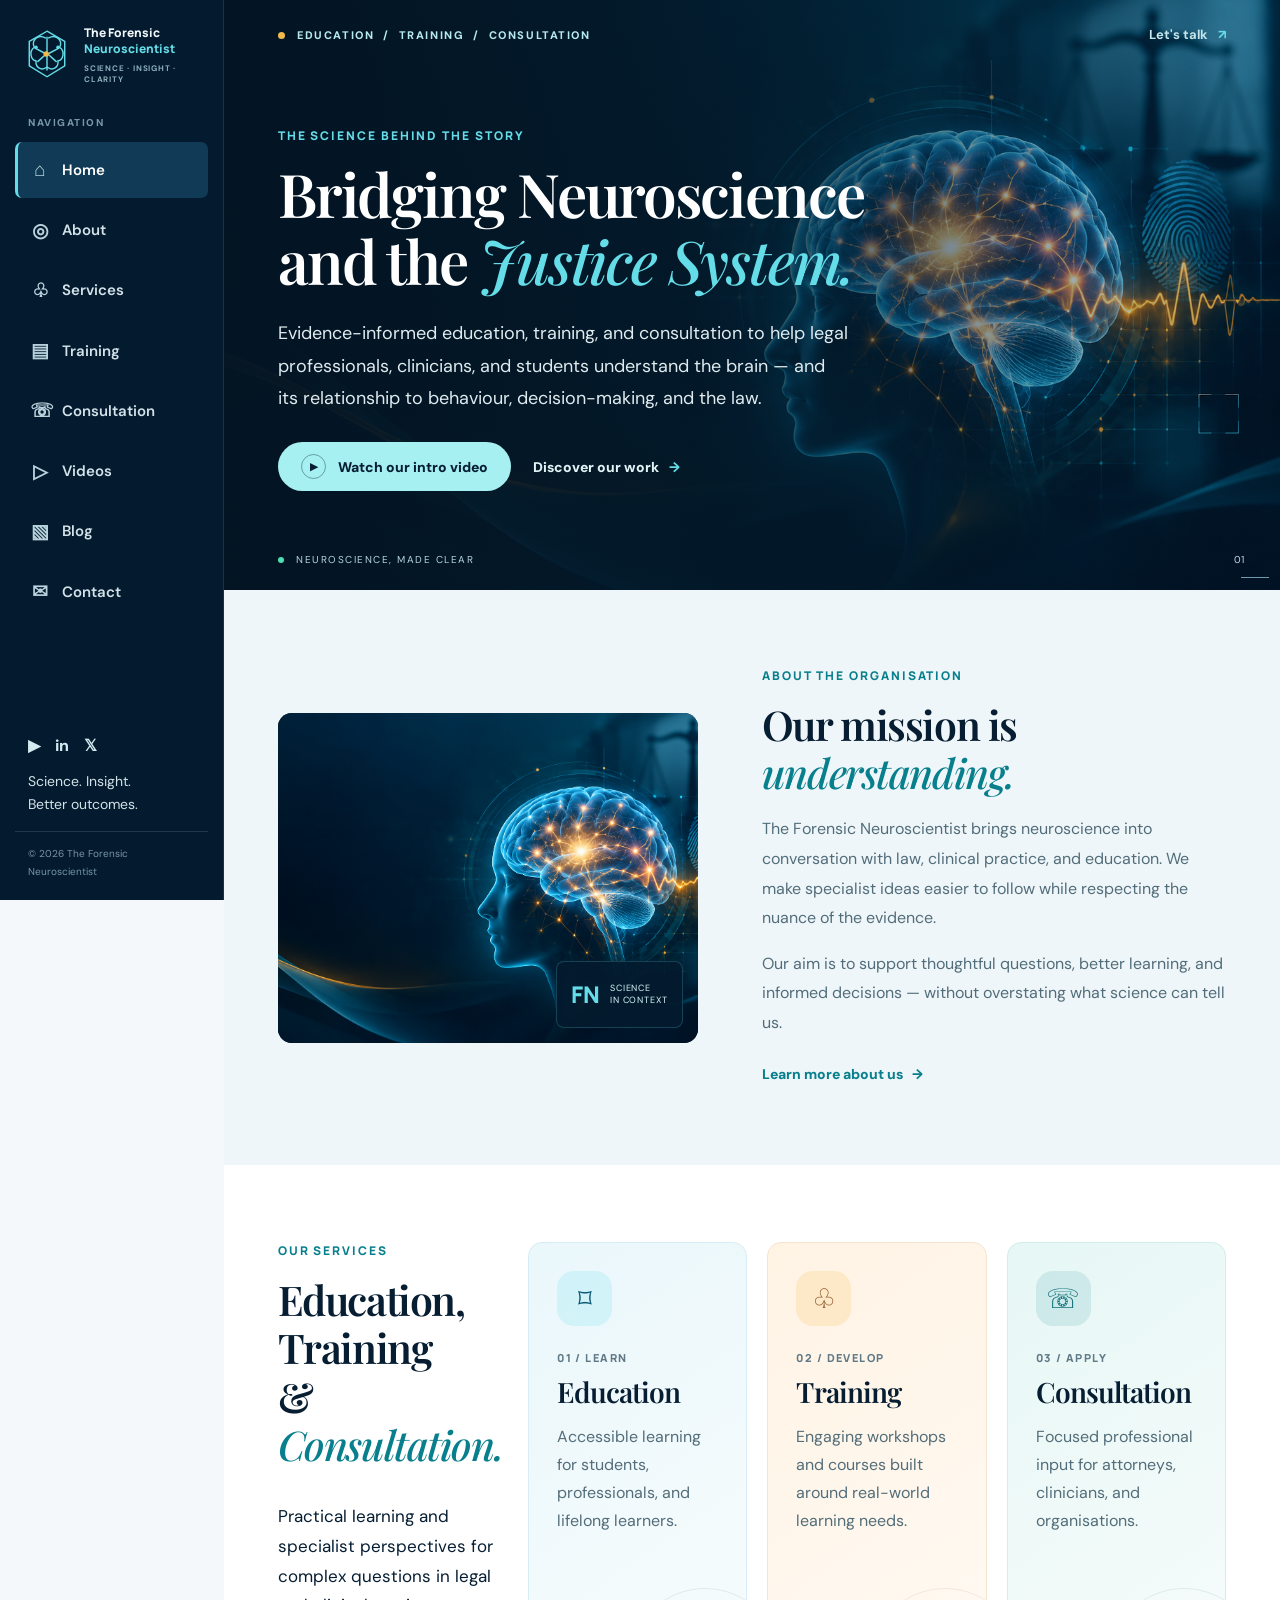
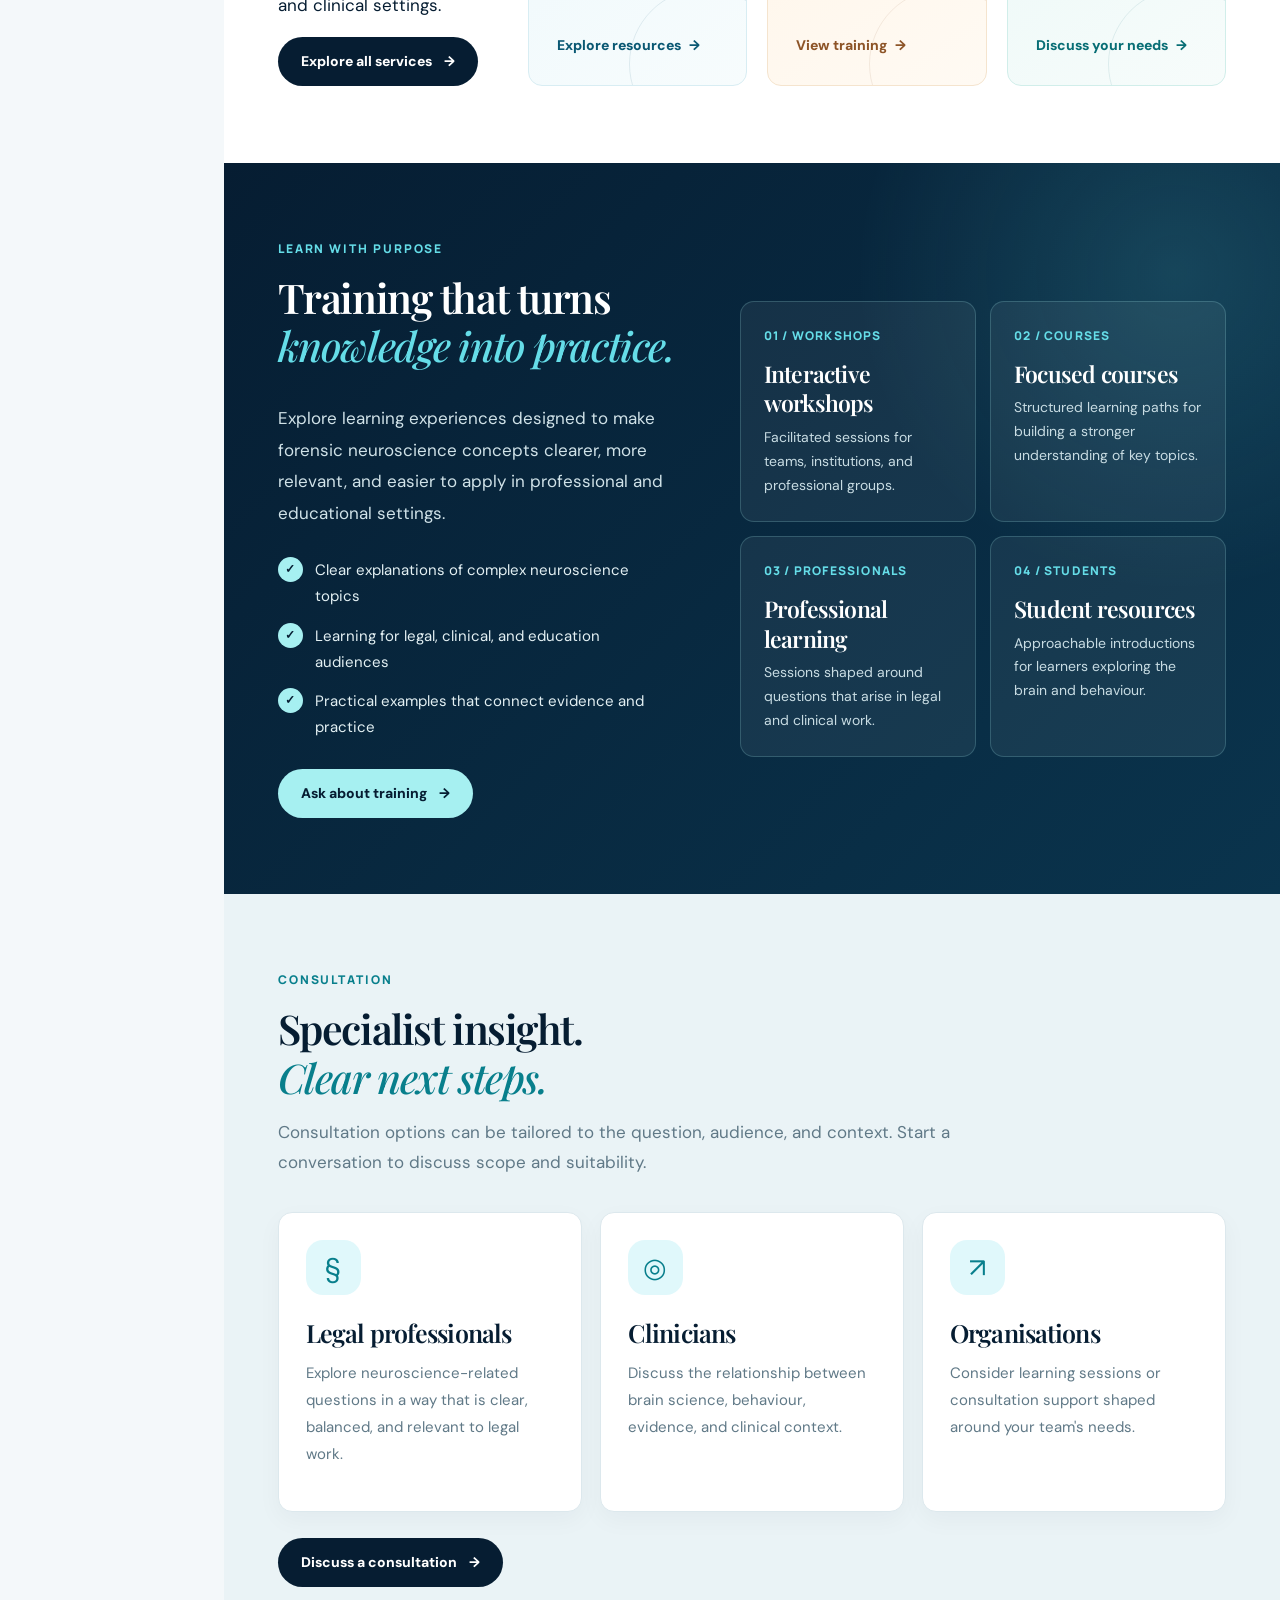
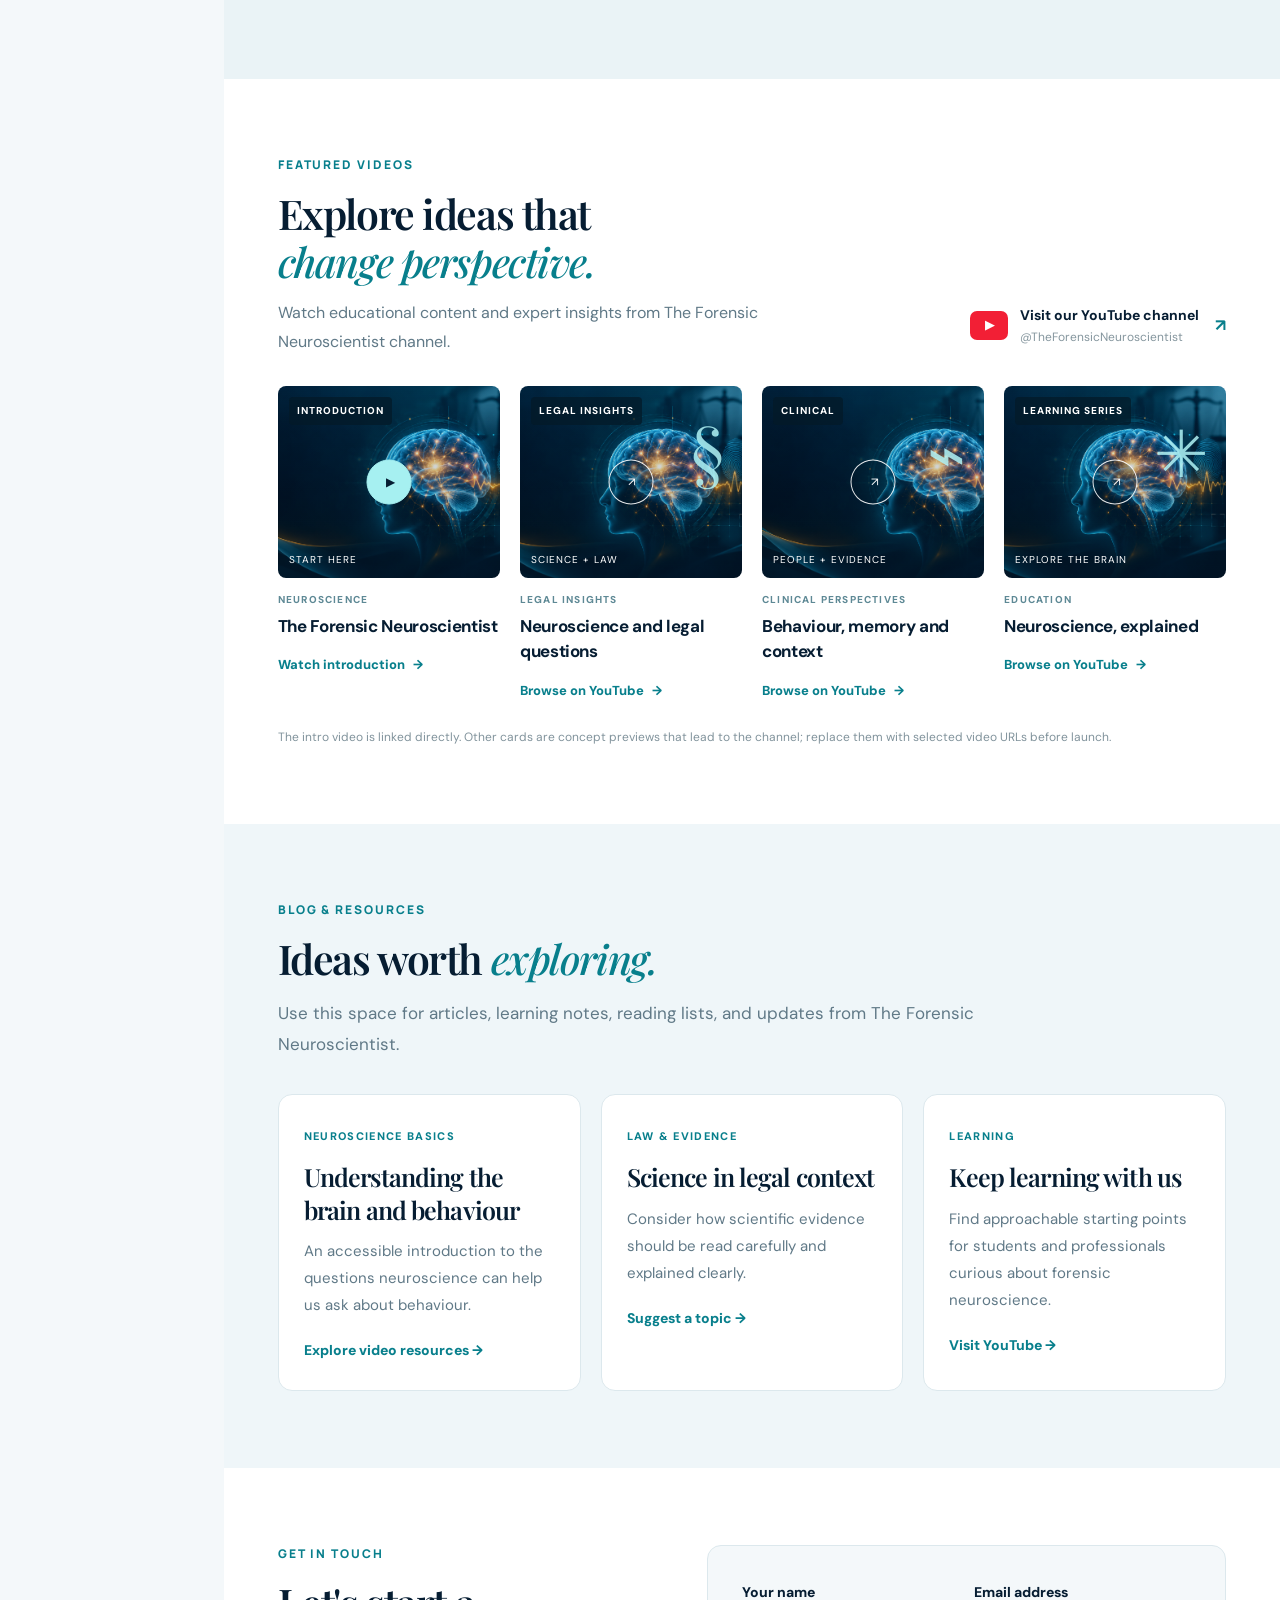
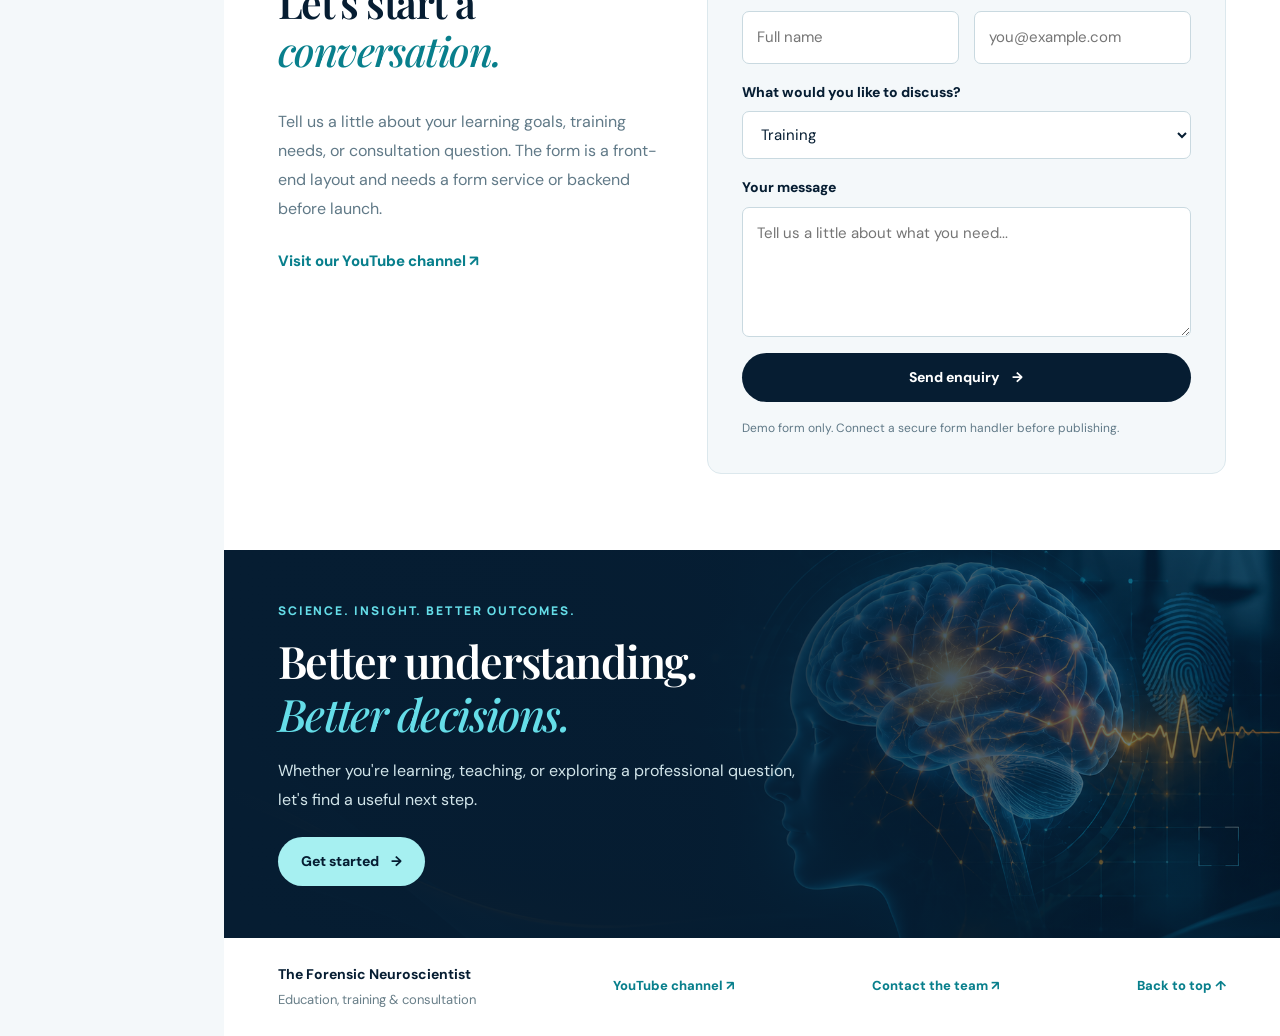
<file: index.html>
<!DOCTYPE html>
<html lang="en">
<head>
<meta charset="UTF-8"><meta name="viewport" content="width=device-width, initial-scale=1.0">
<meta name="description" content="The Forensic Neuroscientist — education, training and consultation connecting neuroscience and the justice system.">
<title>The Forensic Neuroscientist | Science. Insight. Better Outcomes.</title>
<link rel="preconnect" href="https://fonts.googleapis.com"><link rel="preconnect" href="https://fonts.gstatic.com" crossorigin>
<link href="https://fonts.googleapis.com/css2?family=DM+Sans:wght@400;500;600;700&family=Playfair+Display:ital,wght@0,500;0,600;0,700;1,500;1,600&family=Manrope:wght@500;600;700;800&display=swap" rel="stylesheet">
<link rel="stylesheet" href="style.css">
</head>
<body>
<button class="mobile-menu-toggle" id="menuToggle" aria-label="Open navigation" aria-expanded="false">☰</button>
<aside class="sidebar" id="sidebar">
  <a class="brand" href="#home" aria-label="The Forensic Neuroscientist home">
    <span class="brand-mark"><svg viewBox="0 0 64 64" role="img" aria-label="Neural brain logo"><path d="M32 5 53 17v29L32 59 11 46V17Z" fill="none" stroke="currentColor" stroke-width="1.7"/><path d="M30 13c-9-5-17 3-13 11-7 5-4 15 2 16-1 8 6 12 12 8M34 13c9-5 17 3 13 11 7 5 4 15-2 16 1 8-6 12-12 8M32 12v39M18 25l13 7-10 9M46 25l-13 7 10 9" fill="none" stroke="currentColor" stroke-width="1.7" stroke-linecap="round" stroke-linejoin="round"/><circle cx="31" cy="32" r="3.2" fill="#F2B84B"/><circle cx="19" cy="24" r="2" fill="#65DDE8"/><circle cx="45" cy="24" r="2" fill="#65DDE8"/></svg></span>
    <span class="brand-copy"><strong>The Forensic</strong><b>Neuroscientist</b><small>SCIENCE · INSIGHT · CLARITY</small></span>
  </a>
  <div class="side-label">NAVIGATION</div>
  <nav class="main-nav" aria-label="Main navigation">
    <a class="nav-link active" href="#home"><span>⌂</span>Home</a>
    <a class="nav-link" href="#about"><span>◎</span>About</a>
    <a class="nav-link" href="#services"><span>♧</span>Services</a>
    <a class="nav-link" href="#training"><span>▤</span>Training</a>
    <a class="nav-link" href="#consultation"><span>☏</span>Consultation</a>
    <a class="nav-link" href="#videos"><span>▷</span>Videos</a>
    <a class="nav-link" href="#blog"><span>▧</span>Blog</a>
    <a class="nav-link" href="#contact"><span>✉</span>Contact</a>
  </nav>
  <div class="sidebar-bottom"><div class="social-links"><a href="https://www.youtube.com/@TheForensicNeuroscientist" target="_blank" rel="noopener" aria-label="YouTube">▶</a><a href="https://www.youtube.com/@TheForensicNeuroscientist" target="_blank" rel="noopener" aria-label="LinkedIn">in</a><a href="https://www.youtube.com/@TheForensicNeuroscientist" target="_blank" rel="noopener" aria-label="X">𝕏</a></div><p>Science. Insight.<br>Better outcomes.</p><small>© 2026 The Forensic Neuroscientist</small></div>
</aside>
<main class="page" id="home">
  <section class="hero"><div class="hero-image"></div><div class="hero-overlay"></div>
    <header class="hero-top"><span><i></i> EDUCATION&nbsp; / &nbsp;TRAINING&nbsp; / &nbsp;CONSULTATION</span><a href="#contact">Let's talk <b>↗</b></a></header>
    <div class="hero-content"><p class="eyebrow">THE SCIENCE BEHIND THE STORY</p><h1>Bridging Neuroscience<br>and the <em>Justice System.</em></h1><p class="hero-lead">Evidence-informed education, training, and consultation to help legal professionals, clinicians, and students understand the brain — and its relationship to behaviour, decision-making, and the law.</p><div class="hero-actions"><button class="button button-aqua" id="openIntro"><span class="play-icon">▶</span> Watch our intro video</button><a class="hero-text-link" href="#services">Discover our work <span>→</span></a></div></div>
    <div class="hero-bottom-note"><span class="live-dot"></span> NEUROSCIENCE, MADE CLEAR <span class="hero-count">01 <i></i> 04</span></div>
  </section>

  <section class="about-section section" id="about"><div class="about-image-wrap"><img src="assets/forensic-neuroscience-hero.png" onerror="this.src='assets/forensic-neuroscience-hero.svg'" alt="Custom neural network artwork created for the forensic neuroscience brand"><div class="image-stamp"><span>FN</span><small>SCIENCE<br>IN CONTEXT</small></div></div><div class="about-copy"><p class="eyebrow dark">ABOUT THE ORGANISATION</p><h2>Our mission is<br><em>understanding.</em></h2><p>The Forensic Neuroscientist brings neuroscience into conversation with law, clinical practice, and education. We make specialist ideas easier to follow while respecting the nuance of the evidence.</p><p>Our aim is to support thoughtful questions, better learning, and informed decisions — without overstating what science can tell us.</p><a class="text-link" href="#contact">Learn more about us <span>→</span></a></div></section>

  <section class="services-section section" id="services">
    <div class="services-intro"><p class="eyebrow dark">OUR SERVICES</p><h2>Education, Training<br>&amp; <em>Consultation.</em></h2><p>Practical learning and specialist perspectives for complex questions in legal and clinical settings.</p><a class="button button-dark" href="#consultation">Explore all services <span>→</span></a></div>
    <article class="service-card service-blue"><span class="service-icon">⌑</span><p class="service-label">01 / LEARN</p><h3>Education</h3><p>Accessible learning for students, professionals, and lifelong learners.</p><a href="#videos">Explore resources <span>→</span></a></article>
    <article class="service-card service-gold" data-original-training-card="true"><span class="service-icon">♧</span><p class="service-label">02 / DEVELOP</p><h3>Training</h3><p>Engaging workshops and courses built around real-world learning needs.</p><a href="#contact">View training <span>→</span></a></article>
    <article class="service-card service-teal"><span class="service-icon">☏</span><p class="service-label">03 / APPLY</p><h3>Consultation</h3><p>Focused professional input for attorneys, clinicians, and organisations.</p><a href="#contact">Discuss your needs <span>→</span></a></article>
  </section>

  <section class="training-section section section-dark" id="training">
    <div class="training-layout">
      <div class="training-copy">
        <p class="eyebrow">LEARN WITH PURPOSE</p>
        <h2>Training that turns<br><em>knowledge into practice.</em></h2>
        <p>Explore learning experiences designed to make forensic neuroscience concepts clearer, more relevant, and easier to apply in professional and educational settings.</p>
        <ul class="training-benefits">
          <li><span>✓</span> Clear explanations of complex neuroscience topics</li>
          <li><span>✓</span> Learning for legal, clinical, and education audiences</li>
          <li><span>✓</span> Practical examples that connect evidence and practice</li>
        </ul>
        <a class="button button-aqua" href="#contact">Ask about training <span>→</span></a>
      </div>
      <div class="training-options">
        <article class="training-option"><span class="option-number">01 / WORKSHOPS</span><h3>Interactive workshops</h3><p>Facilitated sessions for teams, institutions, and professional groups.</p></article>
        <article class="training-option"><span class="option-number">02 / COURSES</span><h3>Focused courses</h3><p>Structured learning paths for building a stronger understanding of key topics.</p></article>
        <article class="training-option"><span class="option-number">03 / PROFESSIONALS</span><h3>Professional learning</h3><p>Sessions shaped around questions that arise in legal and clinical work.</p></article>
        <article class="training-option"><span class="option-number">04 / STUDENTS</span><h3>Student resources</h3><p>Approachable introductions for learners exploring the brain and behaviour.</p></article>
      </div>
    </div>
  </section>

  <section class="consultation-section section" id="consultation">
    <div class="section-intro">
      <p class="eyebrow">CONSULTATION</p>
      <h2>Specialist insight.<br><em>Clear next steps.</em></h2>
      <p>Consultation options can be tailored to the question, audience, and context. Start a conversation to discuss scope and suitability.</p>
    </div>
    <div class="consultation-grid">
      <article class="consultation-card"><span class="service-icon">§</span><h3>Legal professionals</h3><p>Explore neuroscience-related questions in a way that is clear, balanced, and relevant to legal work.</p></article>
      <article class="consultation-card"><span class="service-icon">◎</span><h3>Clinicians</h3><p>Discuss the relationship between brain science, behaviour, evidence, and clinical context.</p></article>
      <article class="consultation-card"><span class="service-icon">↗</span><h3>Organisations</h3><p>Consider learning sessions or consultation support shaped around your team's needs.</p></article>
    </div>
    <p style="margin-top:26px"><a class="button button-dark" href="#contact">Discuss a consultation <span>→</span></a></p>
  </section>

  <section class="video-section section" id="videos"><div class="video-heading"><div><p class="eyebrow dark">FEATURED VIDEOS</p><h2>Explore ideas that<br><em>change perspective.</em></h2><p class="section-description">Watch educational content and expert insights from The Forensic Neuroscientist channel.</p></div><a class="youtube-link" href="https://www.youtube.com/@TheForensicNeuroscientist" target="_blank" rel="noopener"><span class="youtube-icon">▶</span><span><b>Visit our YouTube channel</b><small>@TheForensicNeuroscientist</small></span><strong>↗</strong></a></div>
    <div class="video-grid">
      <article class="video-card"><button class="video-thumb thumb-brain" data-video="uGySNlWnPRk" aria-label="Play introduction video"><span class="thumb-chip">INTRODUCTION</span><span class="thumb-play">▶</span><small>START HERE</small></button><p class="video-category">NEUROSCIENCE</p><h3>The Forensic Neuroscientist</h3><button class="watch-link" data-video="uGySNlWnPRk">Watch introduction <span>→</span></button></article>
      <article class="video-card"><a class="video-thumb thumb-law" href="https://www.youtube.com/@TheForensicNeuroscientist" target="_blank" rel="noopener" aria-label="Browse legal insight videos"><span class="thumb-chip">LEGAL INSIGHTS</span><span class="visual-symbol">§</span><span class="thumb-play">↗</span><small>SCIENCE + LAW</small></a><p class="video-category">LEGAL INSIGHTS</p><h3>Neuroscience and legal questions</h3><a class="watch-link" href="https://www.youtube.com/@TheForensicNeuroscientist" target="_blank" rel="noopener">Browse on YouTube <span>→</span></a></article>
      <article class="video-card"><a class="video-thumb thumb-clinical" href="https://www.youtube.com/@TheForensicNeuroscientist" target="_blank" rel="noopener" aria-label="Browse clinical neuroscience videos"><span class="thumb-chip">CLINICAL</span><span class="visual-symbol">⌁</span><span class="thumb-play">↗</span><small>PEOPLE + EVIDENCE</small></a><p class="video-category">CLINICAL PERSPECTIVES</p><h3>Behaviour, memory and context</h3><a class="watch-link" href="https://www.youtube.com/@TheForensicNeuroscientist" target="_blank" rel="noopener">Browse on YouTube <span>→</span></a></article>
      <article class="video-card"><a class="video-thumb thumb-network" href="https://www.youtube.com/@TheForensicNeuroscientist" target="_blank" rel="noopener" aria-label="Browse educational neuroscience videos"><span class="thumb-chip">LEARNING SERIES</span><span class="visual-symbol">✳</span><span class="thumb-play">↗</span><small>EXPLORE THE BRAIN</small></a><p class="video-category">EDUCATION</p><h3>Neuroscience, explained</h3><a class="watch-link" href="https://www.youtube.com/@TheForensicNeuroscientist" target="_blank" rel="noopener">Browse on YouTube <span>→</span></a></article>
    </div><p class="video-disclaimer">The intro video is linked directly. Other cards are concept previews that lead to the channel; replace them with selected video URLs before launch.</p>
  </section>

  <section class="blog-section section" id="blog">
    <div class="section-intro">
      <p class="eyebrow">BLOG &amp; RESOURCES</p>
      <h2>Ideas worth <em>exploring.</em></h2>
      <p>Use this space for articles, learning notes, reading lists, and updates from The Forensic Neuroscientist.</p>
    </div>
    <div class="blog-grid">
      <article class="blog-card"><span class="blog-category">NEUROSCIENCE BASICS</span><h3>Understanding the brain and behaviour</h3><p>An accessible introduction to the questions neuroscience can help us ask about behaviour.</p><a href="#videos">Explore video resources →</a></article>
      <article class="blog-card"><span class="blog-category">LAW &amp; EVIDENCE</span><h3>Science in legal context</h3><p>Consider how scientific evidence should be read carefully and explained clearly.</p><a href="#contact">Suggest a topic →</a></article>
      <article class="blog-card"><span class="blog-category">LEARNING</span><h3>Keep learning with us</h3><p>Find approachable starting points for students and professionals curious about forensic neuroscience.</p><a href="https://www.youtube.com/@TheForensicNeuroscientist" target="_blank" rel="noopener">Visit YouTube →</a></article>
    </div>
  </section>

  <section class="contact-section section" id="contact">
    <div class="contact-layout">
      <div class="contact-copy">
        <p class="eyebrow">GET IN TOUCH</p>
        <h2>Let's start a <em>conversation.</em></h2>
        <p>Tell us a little about your learning goals, training needs, or consultation question. The form is a front-end layout and needs a form service or backend before launch.</p>
        <div class="contact-details">
          <a href="https://www.youtube.com/@TheForensicNeuroscientist" target="_blank" rel="noopener">Visit our YouTube channel ↗</a>
        </div>
      </div>
      <form class="contact-form" action="#" method="post" onsubmit="event.preventDefault(); alert('This demo form is not connected yet. Please connect a form handler before launch.');">
        <div class="form-row">
          <div class="form-field"><label for="contactName">Your name</label><input id="contactName" name="name" type="text" placeholder="Full name" required></div>
          <div class="form-field"><label for="contactEmail">Email address</label><input id="contactEmail" name="email" type="email" placeholder="you@example.com" required></div>
        </div>
        <div class="form-field"><label for="contactTopic">What would you like to discuss?</label><select id="contactTopic" name="topic"><option>Training</option><option>Consultation</option><option>Education and resources</option><option>Other enquiry</option></select></div>
        <div class="form-field"><label for="contactMessage">Your message</label><textarea id="contactMessage" name="message" placeholder="Tell us a little about what you need..." required></textarea></div>
        <button class="button button-dark" type="submit">Send enquiry <span>→</span></button>
        <p class="form-note">Demo form only. Connect a secure form handler before publishing.</p>
      </form>
    </div>
  </section>

  <section class="cta-section"><div class="cta-art"></div><div class="cta-content"><p class="eyebrow">SCIENCE. INSIGHT. BETTER OUTCOMES.</p><h2>Better understanding.<br><em>Better decisions.</em></h2><p>Whether you're learning, teaching, or exploring a professional question, let's find a useful next step.</p><a class="button button-aqua" href="#contact">Get started <span>→</span></a></div></section>

  
  
  
  
  
  <!-- TRAINING: Dedicated section for courses and workshops -->
  

  <!-- CONSULTATION: Explain audiences and invite a conversation -->
  

  
  <!-- BLOG / RESOURCES: editorial cards ready for future articles -->
  

  
  

  
  <footer class="footer" id="contact"><div><b>The Forensic Neuroscientist</b><span>Education, training &amp; consultation</span></div><a href="https://www.youtube.com/@TheForensicNeuroscientist" target="_blank" rel="noopener">YouTube channel ↗</a><a href="mailto:hello@theforensicneuroscientist.com">Contact the team ↗</a><a href="#home">Back to top ↑</a></footer>
</main>
<div class="video-modal" id="videoModal" aria-hidden="true" role="dialog" aria-modal="true" aria-label="The Forensic Neuroscientist video"><div class="modal-backdrop" id="closeBackdrop"></div><div class="modal-panel"><button class="modal-close" id="closeIntro" aria-label="Close video">×</button><div class="video-frame"><iframe id="introFrame" title="The Forensic Neuroscientist intro video" src="" allow="accelerometer; autoplay; clipboard-write; encrypted-media; gyroscope; picture-in-picture; web-share" referrerpolicy="strict-origin-when-cross-origin" allowfullscreen></iframe></div><p>The Forensic Neuroscientist — Introduction</p></div></div>
<script>
const menuToggle=document.getElementById('menuToggle'),sidebar=document.getElementById('sidebar');
menuToggle.addEventListener('click',()=>{const opened=sidebar.classList.toggle('is-open');menuToggle.setAttribute('aria-expanded',String(opened));menuToggle.textContent=opened?'×':'☰';});
document.querySelectorAll('.main-nav a').forEach(link=>link.addEventListener('click',()=>{sidebar.classList.remove('is-open');menuToggle.setAttribute('aria-expanded','false');menuToggle.textContent='☰';}));
const modal=document.getElementById('videoModal'),frame=document.getElementById('introFrame');
function openVideo(id){frame.src='https://www.youtube-nocookie.com/embed/'+id+'?autoplay=1&rel=0';modal.classList.add('is-visible');modal.setAttribute('aria-hidden','false');document.body.classList.add('modal-open');}
function closeVideo(){modal.classList.remove('is-visible');modal.setAttribute('aria-hidden','true');frame.src='';document.body.classList.remove('modal-open');}
document.getElementById('openIntro').addEventListener('click',()=>openVideo('uGySNlWnPRk'));
document.querySelectorAll('[data-video]').forEach(button=>button.addEventListener('click',()=>openVideo(button.dataset.video)));
document.getElementById('closeIntro').addEventListener('click',closeVideo);document.getElementById('closeBackdrop').addEventListener('click',closeVideo);
document.addEventListener('keydown',e=>{if(e.key==='Escape')closeVideo();});
</script>
</body></html>
</file>
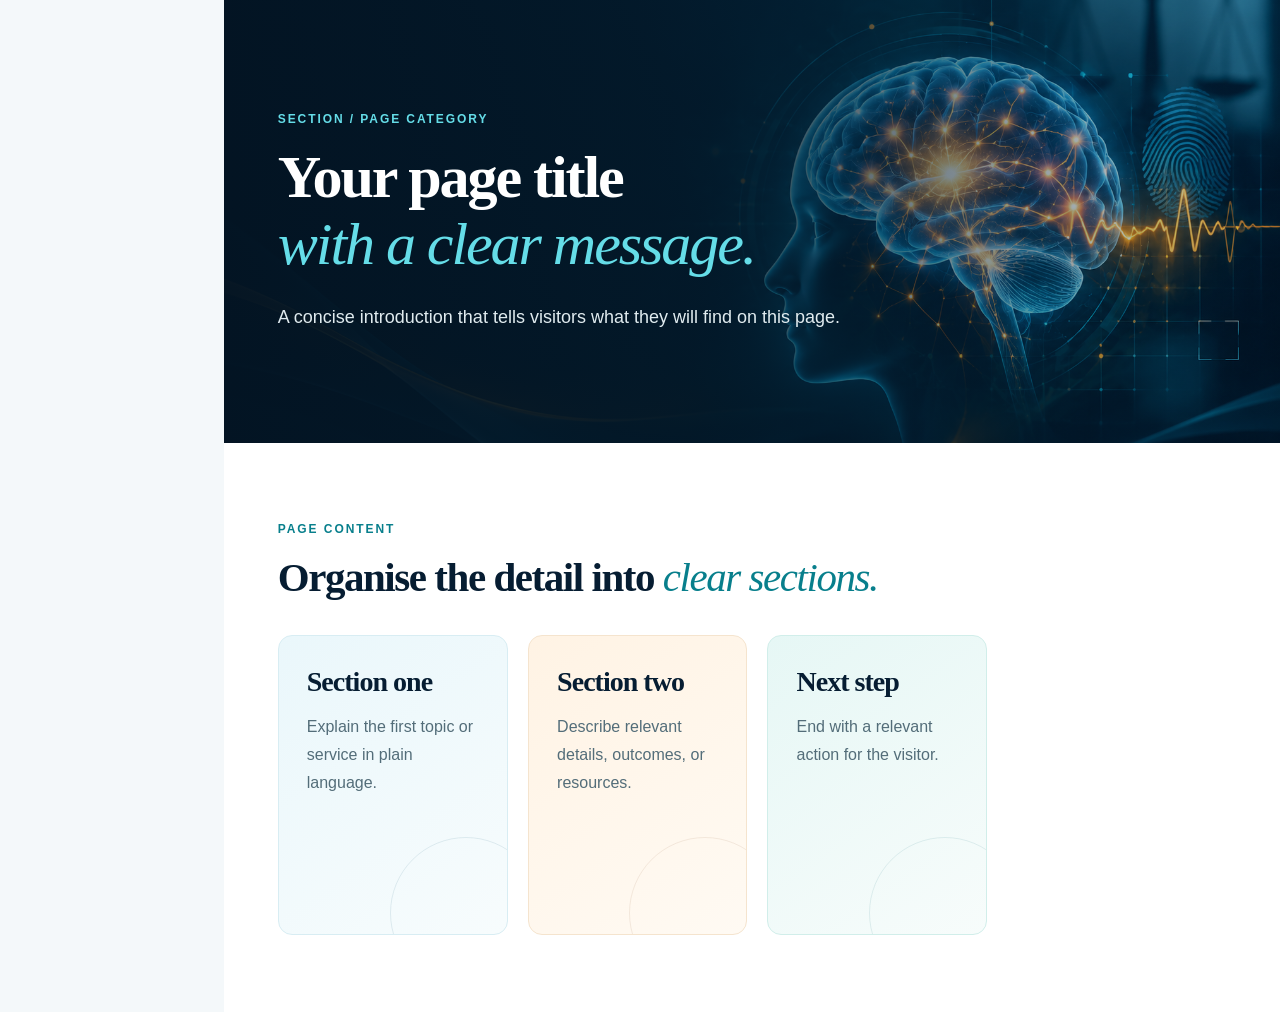
<file: internal-page-template.html>
<!doctype html>
<html lang="en"><head><meta charset="utf-8"><meta name="viewport" content="width=device-width,initial-scale=1"><title>Page Title | The Forensic Neuroscientist</title><link rel="stylesheet" href="style.css"></head>
<body>
<!-- Reuse the sidebar and footer from index.html for consistent navigation. -->
<main class="page">
<section class="hero" style="min-height:320px"><div class="hero-image"></div><div class="hero-overlay"></div><div class="hero-content"><p class="eyebrow">SECTION / PAGE CATEGORY</p><h1>Your page title<br><em>with a clear message.</em></h1><p class="hero-lead">A concise introduction that tells visitors what they will find on this page.</p></div></section>
<section class="section" style="background:#fff"><p class="eyebrow dark">PAGE CONTENT</p><h2>Organise the detail into <em>clear sections.</em></h2><div class="services-section" style="padding:0;margin-top:25px"><article class="service-card service-blue"><h3>Section one</h3><p>Explain the first topic or service in plain language.</p></article><article class="service-card service-gold"><h3>Section two</h3><p>Describe relevant details, outcomes, or resources.</p></article><article class="service-card service-teal"><h3>Next step</h3><p>End with a relevant action for the visitor.</p></article></div></section>
</main></body></html>
</file>
<file: style.css>
/* =========================================================
   THE FORENSIC NEUROSCIENTIST
   Main stylesheet — organised for easy future editing

   CONTENTS
   01. Brand tokens and typography
   02. Reset and base styles
   03. Sidebar and navigation
   04. Shared components
   05. Home / hero
   06. About
   07. Services
   08. Training
   09. Consultation
   10. Videos
   11. Blog / resources
   12. Contact
   13. CTA and footer
   14. Video modal
   15. Responsive layouts
   ========================================================= */


/* 01. BRAND TOKENS
   Change colours, fonts, widths and spacing here first. */
:root {
  --color-navy: #041B2F;
  --color-ink: #061D32;
  --color-blue: #0B3550;
  --color-teal: #087F8C;
  --color-cyan: #65DDE8;
  --color-aqua: #A6F0F1;
  --color-gold: #F2B84B;
  --color-paper: #F4F8FA;
  --color-white: #FFFFFF;
  --color-text: #203B4B;
  --color-muted: #607987;
  --color-border: #DCE8ED;

  --font-heading: "Playfair Display", Georgia, serif;
  --font-body: "DM Sans", Arial, sans-serif;
  --font-ui: "Manrope", "DM Sans", sans-serif;

  --sidebar-width: 224px;
  --content-gutter: clamp(28px, 4.2vw, 72px);
  --section-space: clamp(54px, 6vw, 86px);
  --radius-small: 8px;
  --radius-medium: 14px;
  --radius-large: 22px;
  --shadow-card: 0 14px 36px rgba(6, 29, 50, 0.08);
}


/* 02. RESET AND BASE STYLES */
* {
  box-sizing: border-box;
}

html {
  scroll-behavior: smooth;
  scroll-padding-top: 24px;
}

body {
  margin: 0;
  color: var(--color-ink);
  background: var(--color-paper);
  font-family: var(--font-body);
  font-size: 17px;
  line-height: 1.75;
  -webkit-font-smoothing: antialiased;
}

body.modal-open {
  overflow: hidden;
}

img,
svg {
  max-width: 100%;
}

img {
  display: block;
}

a {
  color: inherit;
  text-decoration: none;
}

button,
input,
textarea,
select {
  font: inherit;
}

button {
  cursor: pointer;
}

h1,
h2,
h3,
h4,
p {
  margin-top: 0;
}

h1,
h2,
h3 {
  font-family: var(--font-heading);
  font-weight: 600;
  letter-spacing: -0.035em;
}

h1 {
  font-size: clamp(44px, 4.7vw, 68px);
  line-height: 1.12;
}

h2 {
  font-size: clamp(34px, 3.2vw, 46px);
  line-height: 1.18;
}

h3 {
  font-size: clamp(23px, 2vw, 29px);
  line-height: 1.3;
}

p {
  margin-bottom: 1rem;
}

em {
  color: var(--color-teal);
  font-weight: 500;
}

.page {
  min-width: 0;
  margin-left: var(--sidebar-width);
  max-width: 1900px;
}

.section {
  padding: var(--section-space) var(--content-gutter);
}

.eyebrow {
  margin-bottom: 15px;
  color: var(--color-teal);
  font-family: var(--font-ui);
  font-size: 12px;
  font-weight: 800;
  letter-spacing: 0.16em;
  line-height: 1.5;
  text-transform: uppercase;
}

.section-intro {
  max-width: 700px;
  margin-bottom: 34px;
}

.section-intro p:not(.eyebrow) {
  color: var(--color-muted);
  font-size: 17px;
  line-height: 1.8;
}

.section-intro h2 {
  margin-bottom: 16px;
}

.section-dark {
  color: var(--color-white);
  background: var(--color-navy);
}

.section-dark .eyebrow {
  color: var(--color-cyan);
}

.section-dark .section-intro p:not(.eyebrow) {
  color: #D2E5EA;
}


/* 03. SIDEBAR AND NAVIGATION */
.sidebar {
  position: fixed;
  z-index: 50;
  inset: 0 auto 0 0;
  display: flex;
  flex-direction: column;
  width: var(--sidebar-width);
  padding: 25px 15px 20px;
  overflow-y: auto;
  color: #F2F8FA;
  background: var(--color-navy);
  border-right: 1px solid rgba(101, 221, 232, 0.13);
}

.brand {
  display: flex;
  align-items: center;
  gap: 10px;
  padding: 0 5px 30px;
}

.brand-mark {
  display: grid;
  flex: 0 0 54px;
  width: 54px;
  height: 54px;
  place-items: center;
  color: var(--color-cyan);
}

.brand-mark svg {
  width: 100%;
  height: 100%;
}

.brand-copy {
  display: flex;
  flex-direction: column;
  line-height: 1.3;
}

.brand-copy strong,
.brand-copy b {
  font-family: var(--font-ui);
  font-size: 12px;
  font-weight: 800;
}

.brand-copy b {
  color: var(--color-cyan);
}

.brand-copy small {
  margin-top: 7px;
  color: #8EAEBB;
  font-size: 8px;
  font-weight: 700;
  letter-spacing: 0.1em;
}

.side-label {
  padding: 0 13px 11px;
  color: #7898A8;
  font-size: 10px;
  font-weight: 800;
  letter-spacing: 0.15em;
}

.main-nav {
  display: grid;
  gap: 5px;
}

.nav-link {
  display: flex;
  align-items: center;
  gap: 12px;
  padding: 11px 12px;
  color: #D2E2E8;
  border-left: 3px solid transparent;
  border-radius: 7px;
  font-size: 15px;
  font-weight: 600;
  transition: color 0.2s ease, background 0.2s ease;
}

.nav-link span {
  display: inline-grid;
  width: 20px;
  place-items: center;
  color: #B8D3DD;
  font-size: 19px;
}

.nav-link:hover,
.nav-link.active {
  color: var(--color-white);
  background: #103A56;
  border-left-color: var(--color-cyan);
}

.sidebar-bottom {
  margin-top: auto;
  padding-top: 30px;
}

.social-links {
  display: flex;
  gap: 15px;
  padding: 0 13px 10px;
}

.social-links a {
  color: #D4EAF0;
  font-size: 16px;
  font-weight: 800;
}

.sidebar-bottom p {
  padding: 0 13px;
  color: #D2E2E8;
  font-size: 14px;
  line-height: 1.6;
}

.sidebar-bottom small {
  display: block;
  padding: 13px 13px 0;
  color: #7895A3;
  border-top: 1px solid rgba(255, 255, 255, 0.12);
  font-size: 10px;
}

.mobile-menu-toggle {
  display: none;
}


/* 04. SHARED BUTTONS AND LINKS */
.button {
  display: inline-flex;
  min-height: 49px;
  align-items: center;
  justify-content: center;
  gap: 12px;
  padding: 0 23px;
  border: 0;
  border-radius: 999px;
  font-size: 14px;
  font-weight: 800;
  transition: transform 0.2s ease, background 0.2s ease;
}

.button:hover {
  transform: translateY(-2px);
}

.button-aqua {
  color: var(--color-ink);
  background: var(--color-aqua);
}

.button-aqua:hover {
  background: #D0FAF9;
}

.button-dark {
  color: var(--color-white);
  background: var(--color-ink);
}

.button-dark:hover {
  background: var(--color-teal);
}

.text-link {
  display: inline-flex;
  align-items: center;
  gap: 9px;
  color: var(--color-teal);
  font-size: 14px;
  font-weight: 800;
}

.text-link span {
  transition: transform 0.2s ease;
}

.text-link:hover span {
  transform: translateX(4px);
}


/* 05. HOME / HERO */
.hero {
  position: relative;
  display: flex;
  min-height: 590px;
  align-items: center;
  overflow: hidden;
  padding: 110px var(--content-gutter) 82px;
  color: var(--color-white);
  background: var(--color-navy);
}

.hero-image {
  position: absolute;
  inset: 0;
  background: url("assets/forensic-neuroscience-hero.png") center right / cover no-repeat;
}

.hero-overlay {
  position: absolute;
  inset: 0;
  background: linear-gradient(
    90deg,
    rgba(3, 20, 35, 0.98) 0%,
    rgba(3, 24, 40, 0.91) 39%,
    rgba(3, 26, 42, 0.52) 68%,
    rgba(3, 23, 37, 0.12) 100%
  );
}

.hero-top {
  position: absolute;
  z-index: 2;
  top: 24px;
  right: var(--content-gutter);
  left: var(--content-gutter);
  display: flex;
  align-items: center;
  justify-content: space-between;
  gap: 18px;
}

.hero-top > span {
  color: #B7EAF0;
  font-size: 11px;
  font-weight: 800;
  letter-spacing: 0.14em;
}

.hero-top i,
.live-dot {
  display: inline-block;
  width: 7px;
  height: 7px;
  margin-right: 8px;
  border-radius: 50%;
  background: var(--color-gold);
}

.hero-top a {
  color: #C5E5EB;
  font-size: 13px;
  font-weight: 700;
}

.hero-top a b {
  margin-left: 7px;
  color: var(--color-cyan);
}

.hero-content {
  position: relative;
  z-index: 1;
  max-width: 680px;
}

.hero .eyebrow {
  color: var(--color-cyan);
}

.hero h1 {
  margin-bottom: 23px;
}

.hero h1 em {
  color: var(--color-cyan);
}

.hero-lead {
  max-width: 570px;
  margin-bottom: 28px;
  color: #E0EBEF;
  font-size: 18px;
  line-height: 1.8;
}

.hero-actions {
  display: flex;
  flex-wrap: wrap;
  align-items: center;
  gap: 22px;
}

.play-icon {
  display: grid;
  width: 25px;
  height: 25px;
  place-items: center;
  padding-left: 2px;
  border: 1px solid rgba(6, 40, 58, 0.4);
  border-radius: 50%;
  font-size: 10px;
}

.hero-text-link {
  color: #E0F4F6;
  font-size: 14px;
  font-weight: 800;
}

.hero-text-link span {
  margin-left: 7px;
  color: var(--color-cyan);
}

.hero-bottom-note {
  position: absolute;
  bottom: 22px;
  left: var(--content-gutter);
  z-index: 1;
  color: #B5D5DE;
  font-size: 10px;
  letter-spacing: 0.15em;
}

.live-dot {
  width: 6px;
  height: 6px;
  background: #4CE0B2;
}

.hero-count {
  position: absolute;
  left: calc(100vw - var(--sidebar-width) - 100px);
  color: #C1DDE5;
  letter-spacing: 0.05em;
}

.hero-count i {
  display: inline-block;
  width: 28px;
  height: 1px;
  margin: 0 7px;
  vertical-align: middle;
  background: #6E9AA9;
}


/* 06. ABOUT */
.about-section {
  display: grid;
  grid-template-columns: minmax(0, 0.95fr) minmax(0, 1.05fr);
  align-items: center;
  gap: clamp(30px, 5vw, 70px);
  background: #EFF6F9;
}

.about-image-wrap {
  position: relative;
  min-height: 330px;
  overflow: hidden;
  border-radius: var(--radius-medium);
  background: var(--color-navy);
}

.about-image-wrap img {
  position: absolute;
  inset: 0;
  width: 100%;
  height: 100%;
  object-fit: cover;
  object-position: 60% center;
}

.image-stamp {
  position: absolute;
  right: 15px;
  bottom: 15px;
  display: flex;
  align-items: center;
  gap: 10px;
  padding: 12px 14px;
  color: #D8F8FA;
  background: rgba(4, 27, 47, 0.9);
  border: 1px solid rgba(101, 221, 232, 0.2);
  border-radius: var(--radius-small);
}

.image-stamp span {
  color: var(--color-cyan);
  font-family: var(--font-ui);
  font-size: 23px;
  font-weight: 800;
}

.image-stamp small {
  font-size: 9px;
  line-height: 1.4;
  letter-spacing: 0.1em;
}

.about-copy h2 {
  margin-bottom: 18px;
}

.about-copy h2 em {
  font-style: italic;
}

.about-copy > p:not(.eyebrow) {
  max-width: 600px;
  color: #526D7A;
  font-size: 16px;
  line-height: 1.85;
}

.about-copy .text-link {
  margin-top: 8px;
}


/* 07. SERVICES — clear cards and consistent spacing */
.services-section {
  display: grid;
  grid-template-columns: minmax(220px, 1.05fr) repeat(3, minmax(0, 1fr));
  gap: 20px;
  background: var(--color-white);
}

.services-heading {
  grid-column: 1 / -1;
  display: flex;
  align-items: end;
  justify-content: space-between;
  gap: 28px;
  margin-bottom: 8px;
}

.services-heading .section-intro {
  margin-bottom: 0;
}

.services-heading .section-intro p:not(.eyebrow) {
  max-width: 650px;
}

.service-card {
  position: relative;
  display: flex;
  min-height: 300px;
  flex-direction: column;
  overflow: hidden;
  padding: 28px;
  border: 1px solid transparent;
  border-radius: var(--radius-medium);
  transition: transform 0.25s ease, box-shadow 0.25s ease;
}

.service-card::after {
  position: absolute;
  right: -35px;
  bottom: -55px;
  width: 150px;
  height: 150px;
  border: 1px solid currentColor;
  border-radius: 50%;
  content: "";
  opacity: 0.1;
}

.service-card:hover {
  transform: translateY(-5px);
  box-shadow: var(--shadow-card);
}

.service-blue {
  color: #0A5873;
  background: linear-gradient(145deg, #EAF7FB, #F7FCFD);
  border-color: #D8EDF3;
}

.service-gold {
  color: #8D5427;
  background: linear-gradient(145deg, #FFF3E4, #FFFAF3);
  border-color: #F5E4CE;
}

.service-teal {
  color: #086E75;
  background: linear-gradient(145deg, #E6F7F5, #F7FCFB);
  border-color: #D1EEEA;
}

.service-icon {
  display: grid;
  width: 55px;
  height: 55px;
  margin-bottom: 22px;
  place-items: center;
  border-radius: 17px;
  background: rgba(101, 221, 232, 0.2);
  font-size: 27px;
}

.service-gold .service-icon {
  background: rgba(242, 184, 75, 0.2);
}

.service-teal .service-icon {
  background: rgba(8, 127, 140, 0.12);
}

.service-label {
  margin-bottom: 7px;
  color: var(--color-muted);
  font-family: var(--font-ui);
  font-size: 11px;
  font-weight: 800;
  letter-spacing: 0.13em;
}

.service-card h3 {
  margin-bottom: 12px;
  color: var(--color-ink);
  font-size: 28px;
}

.service-card > p:not(.service-label) {
  margin-bottom: 24px;
  color: #536D79;
  font-size: 16px;
  line-height: 1.75;
}

.service-card > a {
  display: inline-flex;
  align-items: center;
  gap: 8px;
  margin-top: auto;
  color: currentColor;
  font-size: 14px;
  font-weight: 800;
}


/* 08. TRAINING — dedicated feature section */
.training-section {
  position: relative;
  overflow: hidden;
  color: var(--color-white);
  background:
    radial-gradient(circle at 90% 15%, rgba(101, 221, 232, 0.15), transparent 28%),
    linear-gradient(135deg, #061D32, #0A344D);
}

.training-section .eyebrow {
  color: var(--color-cyan);
}

.training-section .section-intro p:not(.eyebrow) {
  color: #D0E2E8;
}

.training-layout {
  display: grid;
  grid-template-columns: minmax(0, 0.9fr) minmax(0, 1.1fr);
  align-items: center;
  gap: clamp(28px, 5vw, 68px);
}

.training-copy h2 {
  color: var(--color-white);
}

.training-copy h2 em {
  color: var(--color-cyan);
}

.training-copy > p:not(.eyebrow) {
  color: #D0E2E8;
  font-size: 17px;
  line-height: 1.85;
}

.training-benefits {
  display: grid;
  gap: 13px;
  margin: 28px 0;
  padding: 0;
  list-style: none;
}

.training-benefits li {
  display: flex;
  align-items: flex-start;
  gap: 12px;
  color: #E3F0F3;
  font-size: 15px;
}

.training-benefits li span {
  display: grid;
  flex: 0 0 25px;
  width: 25px;
  height: 25px;
  place-items: center;
  color: var(--color-ink);
  background: var(--color-aqua);
  border-radius: 50%;
  font-size: 12px;
  font-weight: 900;
}

.training-options {
  display: grid;
  grid-template-columns: repeat(2, minmax(0, 1fr));
  gap: 14px;
}

.training-option {
  min-height: 175px;
  padding: 23px;
  color: var(--color-white);
  background: rgba(255, 255, 255, 0.06);
  border: 1px solid rgba(166, 240, 241, 0.2);
  border-radius: var(--radius-medium);
  transition: background 0.2s ease, transform 0.2s ease;
}

.training-option:hover {
  transform: translateY(-4px);
  background: rgba(255, 255, 255, 0.1);
}

.training-option .option-number {
  display: block;
  margin-bottom: 13px;
  color: var(--color-cyan);
  font-family: var(--font-ui);
  font-size: 12px;
  font-weight: 800;
  letter-spacing: 0.1em;
}

.training-option h3 {
  margin-bottom: 8px;
  font-size: 23px;
}

.training-option p {
  margin-bottom: 0;
  color: #C8DCE3;
  font-size: 14px;
  line-height: 1.7;
}


/* 09. CONSULTATION */
.consultation-section {
  background: #EAF3F6;
}

.consultation-grid {
  display: grid;
  grid-template-columns: repeat(3, minmax(0, 1fr));
  gap: 18px;
}

.consultation-card {
  padding: 27px;
  background: var(--color-white);
  border: 1px solid var(--color-border);
  border-radius: var(--radius-medium);
  box-shadow: 0 8px 24px rgba(6, 29, 50, 0.04);
}

.consultation-card .service-icon {
  color: var(--color-teal);
}

.consultation-card h3 {
  margin-bottom: 10px;
  font-size: 25px;
}

.consultation-card p {
  color: var(--color-muted);
  font-size: 15px;
  line-height: 1.8;
}


/* 10. FEATURED VIDEOS */
.video-section {
  background: var(--color-white);
}

.video-heading {
  display: flex;
  align-items: end;
  justify-content: space-between;
  gap: 30px;
  margin-bottom: 30px;
}

.video-heading .section-intro {
  margin-bottom: 0;
}

.video-heading h2 {
  margin-bottom: 13px;
}

.section-description {
  max-width: 570px;
  margin-bottom: 0;
  color: var(--color-muted);
  font-size: 16px;
  line-height: 1.8;
}

.youtube-link {
  display: flex;
  flex: 0 0 auto;
  align-items: center;
  gap: 12px;
  padding-bottom: 8px;
}

.youtube-icon {
  display: grid;
  width: 38px;
  height: 29px;
  place-items: center;
  padding-left: 2px;
  color: var(--color-white);
  background: #F21F35;
  border-radius: 7px;
  font-size: 13px;
}

.youtube-link b,
.youtube-link small {
  display: block;
}

.youtube-link b {
  font-size: 14px;
}

.youtube-link small {
  color: #85969E;
  font-size: 12px;
}

.youtube-link strong {
  margin-left: 4px;
  color: var(--color-teal);
}

.video-grid {
  display: grid;
  grid-template-columns: repeat(4, minmax(0, 1fr));
  gap: 20px;
}

.video-card {
  min-width: 0;
}

.video-thumb {
  position: relative;
  display: block;
  width: 100%;
  height: clamp(155px, 15vw, 220px);
  overflow: hidden;
  padding: 0;
  color: var(--color-white);
  text-align: left;
  background-color: var(--color-navy);
  background-size: cover;
  background-position: center;
  border: 0;
  border-radius: var(--radius-small);
  cursor: pointer;
  transition: transform 0.2s ease, filter 0.2s ease;
}

.video-thumb:hover {
  filter: brightness(1.1);
  transform: translateY(-3px);
}

.thumb-brain,
.thumb-law,
.thumb-clinical,
.thumb-network {
  background-image: linear-gradient(0deg, rgba(3, 22, 37, 0.35), rgba(3, 22, 37, 0.05)),
    url("assets/forensic-neuroscience-hero.png");
}

.thumb-brain { background-position: 65% center; }
.thumb-law { background-position: 80% center; }
.thumb-clinical { background-position: 50% center; }
.thumb-network { background-position: 90% center; }

.thumb-chip {
  position: absolute;
  top: 11px;
  left: 11px;
  padding: 5px 8px;
  color: var(--color-white);
  background: rgba(3, 25, 40, 0.72);
  border-radius: 4px;
  font-size: 10px;
  font-weight: 800;
  letter-spacing: 0.1em;
}

.thumb-play {
  position: absolute;
  top: 50%;
  left: 50%;
  display: grid;
  width: 45px;
  height: 45px;
  place-items: center;
  padding-left: 3px;
  color: var(--color-white);
  background: rgba(3, 25, 40, 0.3);
  border: 1px solid rgba(255, 255, 255, 0.9);
  border-radius: 50%;
  font-size: 12px;
  transform: translate(-50%, -50%);
}

.thumb-brain .thumb-play {
  color: var(--color-ink);
  background: var(--color-aqua);
  border-color: var(--color-aqua);
}

.video-thumb > small {
  position: absolute;
  bottom: 10px;
  left: 11px;
  font-size: 10px;
  letter-spacing: 0.1em;
}

.visual-symbol {
  position: absolute;
  top: 8px;
  right: 18px;
  color: rgba(176, 243, 246, 0.85);
  font-family: var(--font-heading);
  font-size: 65px;
}

.video-category {
  margin: 13px 0 5px;
  color: #5E8995;
  font-size: 10px;
  font-weight: 800;
  letter-spacing: 0.12em;
}

.video-card h3 {
  margin-bottom: 10px;
  font-family: var(--font-body);
  font-size: 17px;
  font-weight: 700;
  letter-spacing: -0.02em;
  line-height: 1.5;
}

.watch-link {
  display: inline-flex;
  align-items: center;
  gap: 8px;
  padding: 0;
  color: var(--color-teal);
  background: transparent;
  border: 0;
  font-size: 13px;
  font-weight: 800;
  cursor: pointer;
}

.video-disclaimer {
  margin: 22px 0 0;
  color: #81939C;
  font-size: 12px;
}


/* 11. BLOG / RESOURCES */
.blog-section {
  background: #EFF6F9;
}

.blog-grid {
  display: grid;
  grid-template-columns: repeat(3, minmax(0, 1fr));
  gap: 20px;
}

.blog-card {
  padding: 25px;
  background: var(--color-white);
  border: 1px solid var(--color-border);
  border-radius: var(--radius-medium);
  transition: transform 0.2s ease, box-shadow 0.2s ease;
}

.blog-card:hover {
  transform: translateY(-4px);
  box-shadow: var(--shadow-card);
}

.blog-card .blog-category {
  color: var(--color-teal);
  font-size: 11px;
  font-weight: 800;
  letter-spacing: 0.12em;
}

.blog-card h3 {
  margin: 12px 0;
  font-size: 25px;
}

.blog-card p {
  color: var(--color-muted);
  font-size: 15px;
  line-height: 1.8;
}

.blog-card a {
  color: var(--color-teal);
  font-size: 14px;
  font-weight: 800;
}


/* 12. CONTACT */
.contact-section {
  background: var(--color-white);
}

.contact-layout {
  display: grid;
  grid-template-columns: 0.85fr 1.15fr;
  gap: 45px;
}

.contact-copy p:not(.eyebrow) {
  color: var(--color-muted);
  font-size: 16px;
  line-height: 1.8;
}

.contact-details {
  display: grid;
  gap: 12px;
  margin-top: 24px;
}

.contact-details a {
  color: var(--color-teal);
  font-size: 15px;
  font-weight: 800;
}

.contact-form {
  display: grid;
  gap: 16px;
  padding: clamp(22px, 3vw, 34px);
  background: var(--color-paper);
  border: 1px solid var(--color-border);
  border-radius: var(--radius-medium);
}

.form-row {
  display: grid;
  grid-template-columns: repeat(2, minmax(0, 1fr));
  gap: 15px;
}

.form-field {
  display: grid;
  gap: 7px;
}

.form-field label {
  color: var(--color-ink);
  font-size: 14px;
  font-weight: 800;
}

.form-field input,
.form-field textarea,
.form-field select {
  width: 100%;
  min-height: 48px;
  padding: 12px 14px;
  color: var(--color-ink);
  background: var(--color-white);
  border: 1px solid #C9D9E0;
  border-radius: 7px;
  outline: none;
  font-size: 15px;
}

.form-field textarea {
  min-height: 130px;
  resize: vertical;
}

.form-field input:focus,
.form-field textarea:focus,
.form-field select:focus {
  border-color: var(--color-teal);
  box-shadow: 0 0 0 3px rgba(8, 127, 140, 0.12);
}

.form-note {
  margin: 0;
  color: var(--color-muted);
  font-size: 12px;
}


/* 13. CTA AND FOOTER */
.cta-section {
  position: relative;
  display: flex;
  min-height: 330px;
  align-items: center;
  overflow: hidden;
  padding: 52px var(--content-gutter);
  color: var(--color-white);
  background: var(--color-navy);
}

.cta-art {
  position: absolute;
  inset: 0;
  background: url("assets/forensic-neuroscience-hero.png") center 58% / cover no-repeat;
  opacity: 0.7;
}

.cta-section::after {
  position: absolute;
  inset: 0;
  background: linear-gradient(90deg, #061D32 0%, rgba(6, 29, 50, 0.92) 43%, rgba(6, 29, 50, 0.25) 100%);
  content: "";
}

.cta-content {
  position: relative;
  z-index: 1;
  max-width: 620px;
}

.cta-content .eyebrow {
  color: var(--color-cyan);
}

.cta-content h2 {
  margin-bottom: 16px;
  font-size: clamp(35px, 3.5vw, 48px);
}

.cta-content h2 em {
  color: var(--color-cyan);
}

.cta-content p:not(.eyebrow) {
  max-width: 540px;
  margin-bottom: 22px;
  color: #D2E5EA;
  font-size: 16px;
  line-height: 1.8;
}

.footer {
  display: flex;
  align-items: center;
  justify-content: space-between;
  gap: 18px;
  padding: 24px var(--content-gutter);
  color: #687E88;
  background: var(--color-white);
  font-size: 13px;
}

.footer div b,
.footer div span {
  display: block;
}

.footer div b {
  color: var(--color-ink);
  font-size: 14px;
}

.footer div span {
  margin-top: 3px;
}

.footer > a {
  color: var(--color-teal);
  font-weight: 800;
}


/* 14. VIDEO MODAL */
.video-modal {
  position: fixed;
  z-index: 100;
  inset: 0;
  display: none;
  align-items: center;
  justify-content: center;
  padding: 24px;
}

.video-modal.is-visible {
  display: flex;
}

.modal-backdrop {
  position: absolute;
  inset: 0;
  background: rgba(1, 13, 24, 0.88);
  backdrop-filter: blur(5px);
}

.modal-panel {
  position: relative;
  z-index: 1;
  width: min(960px, 100%);
  padding: 15px;
  background: var(--color-blue);
  border: 1px solid rgba(255, 255, 255, 0.16);
  border-radius: var(--radius-medium);
  box-shadow: 0 25px 100px rgba(0, 0, 0, 0.4);
}

.modal-close {
  position: absolute;
  z-index: 2;
  top: -14px;
  right: -12px;
  display: grid;
  width: 40px;
  height: 40px;
  place-items: center;
  color: var(--color-ink);
  background: var(--color-white);
  border: 0;
  border-radius: 50%;
  font-size: 28px;
}

.video-frame {
  position: relative;
  width: 100%;
  overflow: hidden;
  aspect-ratio: 16 / 9;
  background: #061923;
  border-radius: var(--radius-small);
}

.video-frame iframe {
  position: absolute;
  inset: 0;
  width: 100%;
  height: 100%;
  border: 0;
}

.modal-panel > p {
  margin: 12px 2px 0;
  color: #D4E8EB;
  font-size: 14px;
}


/* 15. RESPONSIVE LAYOUTS */

/* Medium desktop and tablets */
@media (max-width: 1200px) {
  :root {
    --sidebar-width: 195px;
  }

  .services-section {
    gap: 15px;
  }

  .service-card {
    padding: 23px;
  }

  .video-grid {
    grid-template-columns: repeat(2, minmax(0, 1fr));
  }

  .video-thumb {
    height: 220px;
  }

  .training-layout {
    grid-template-columns: 1fr 1fr;
  }
}

/* Tablet and mobile navigation */
@media (max-width: 820px) {
  :root {
    --sidebar-width: 0px;
    --content-gutter: 28px;
    --section-space: 58px;
  }

  .sidebar {
    width: 280px;
    transform: translateX(-105%);
    transition: transform 0.25s ease;
    box-shadow: 12px 0 36px rgba(0, 0, 0, 0.2);
  }

  .sidebar.is-open {
    transform: translateX(0);
  }

  .mobile-menu-toggle {
    position: fixed;
    z-index: 60;
    top: 13px;
    left: 13px;
    display: grid;
    width: 46px;
    height: 46px;
    place-items: center;
    color: var(--color-white);
    background: var(--color-navy);
    border: 1px solid rgba(101, 221, 232, 0.3);
    border-radius: 10px;
    font-size: 22px;
  }

  .page {
    margin-left: 0;
  }

  .hero {
    min-height: 600px;
    padding-top: 112px;
  }

  .hero-top {
    left: 76px;
  }

  .hero-top > span {
    font-size: 10px;
    letter-spacing: 0.08em;
  }

  .services-section {
    grid-template-columns: repeat(2, minmax(0, 1fr));
  }

  .services-intro {
    grid-column: 1 / -1;
  }

  .consultation-grid {
    grid-template-columns: repeat(2, minmax(0, 1fr));
  }

  .services-heading {
    grid-column: 1 / -1;
  }

  .training-layout,
  .contact-layout {
    grid-template-columns: 1fr;
  }

  .about-section {
    gap: 30px;
  }

  .footer {
    flex-wrap: wrap;
  }
}

/* Mobile */
@media (max-width: 600px) {
  :root {
    --content-gutter: 22px;
    --section-space: 48px;
  }

  body {
    font-size: 16px;
  }

  h1 {
    font-size: clamp(38px, 10vw, 48px);
  }

  h2 {
    font-size: clamp(32px, 8vw, 38px);
  }

  .hero {
    min-height: 640px;
    padding: 112px 22px 72px;
  }

  .hero-image {
    background-position: 62% center;
  }

  .hero-overlay {
    background: linear-gradient(90deg, rgba(3, 20, 35, 0.97), rgba(3, 24, 40, 0.8) 66%, rgba(3, 26, 42, 0.4));
  }

  .hero-top {
    top: 16px;
    right: 17px;
    left: 72px;
  }

  .hero-top > span {
    max-width: 225px;
    font-size: 9px;
    line-height: 1.7;
  }

  .hero-top a {
    display: none;
  }

  .hero-lead {
    font-size: 16px;
  }

  .hero-actions {
    align-items: flex-start;
    flex-direction: column;
    gap: 17px;
  }

  .hero-count {
    right: 22px;
    left: auto;
  }

  .services-section,
  .consultation-grid,
  .training-options,
  .blog-grid,
  .video-grid {
    grid-template-columns: 1fr;
  }

  .services-intro {
    grid-column: auto;
  }

  .services-heading {
    display: block;
  }

  .services-heading > .button {
    margin-top: 20px;
  }

  .service-card {
    min-height: 245px;
    padding: 25px;
  }

  .service-card > p:not(.service-label) {
    font-size: 16px;
  }

  .about-section {
    grid-template-columns: 1fr;
  }

  .about-image-wrap {
    min-height: 250px;
  }

  .about-copy > p:not(.eyebrow) {
    font-size: 16px;
  }

  .video-heading {
    display: block;
  }

  .youtube-link {
    margin-top: 22px;
  }

  .video-thumb {
    height: 230px;
  }

  .video-card h3 {
    font-size: 18px;
  }

  .training-option {
    min-height: 150px;
  }

  .form-row {
    grid-template-columns: 1fr;
  }

  .cta-section {
    min-height: 340px;
    padding: 45px 22px;
  }

  .cta-section::after {
    background: linear-gradient(90deg, rgba(6, 29, 50, 0.98), rgba(6, 29, 50, 0.72));
  }

  .cta-content h2 {
    font-size: 36px;
  }

  .footer {
    align-items: flex-start;
    flex-direction: column;
    gap: 12px;
    padding: 24px 22px;
  }
}

/* Very small screens */
@media (max-width: 380px) {
  .hero h1 {
    font-size: 36px;
  }

  .hero .eyebrow {
    font-size: 10px;
  }

  .button {
    min-height: 47px;
    padding: 0 18px;
    font-size: 13px;
  }

  .video-thumb {
    height: 195px;
  }
}

/* Respect visitors who prefer less motion. */
@media (prefers-reduced-motion: reduce) {
  html {
    scroll-behavior: auto;
  }

  *,
  *::before,
  *::after {
    transition-duration: 0.01ms !important;
    animation-duration: 0.01ms !important;
  }
}
</file>
